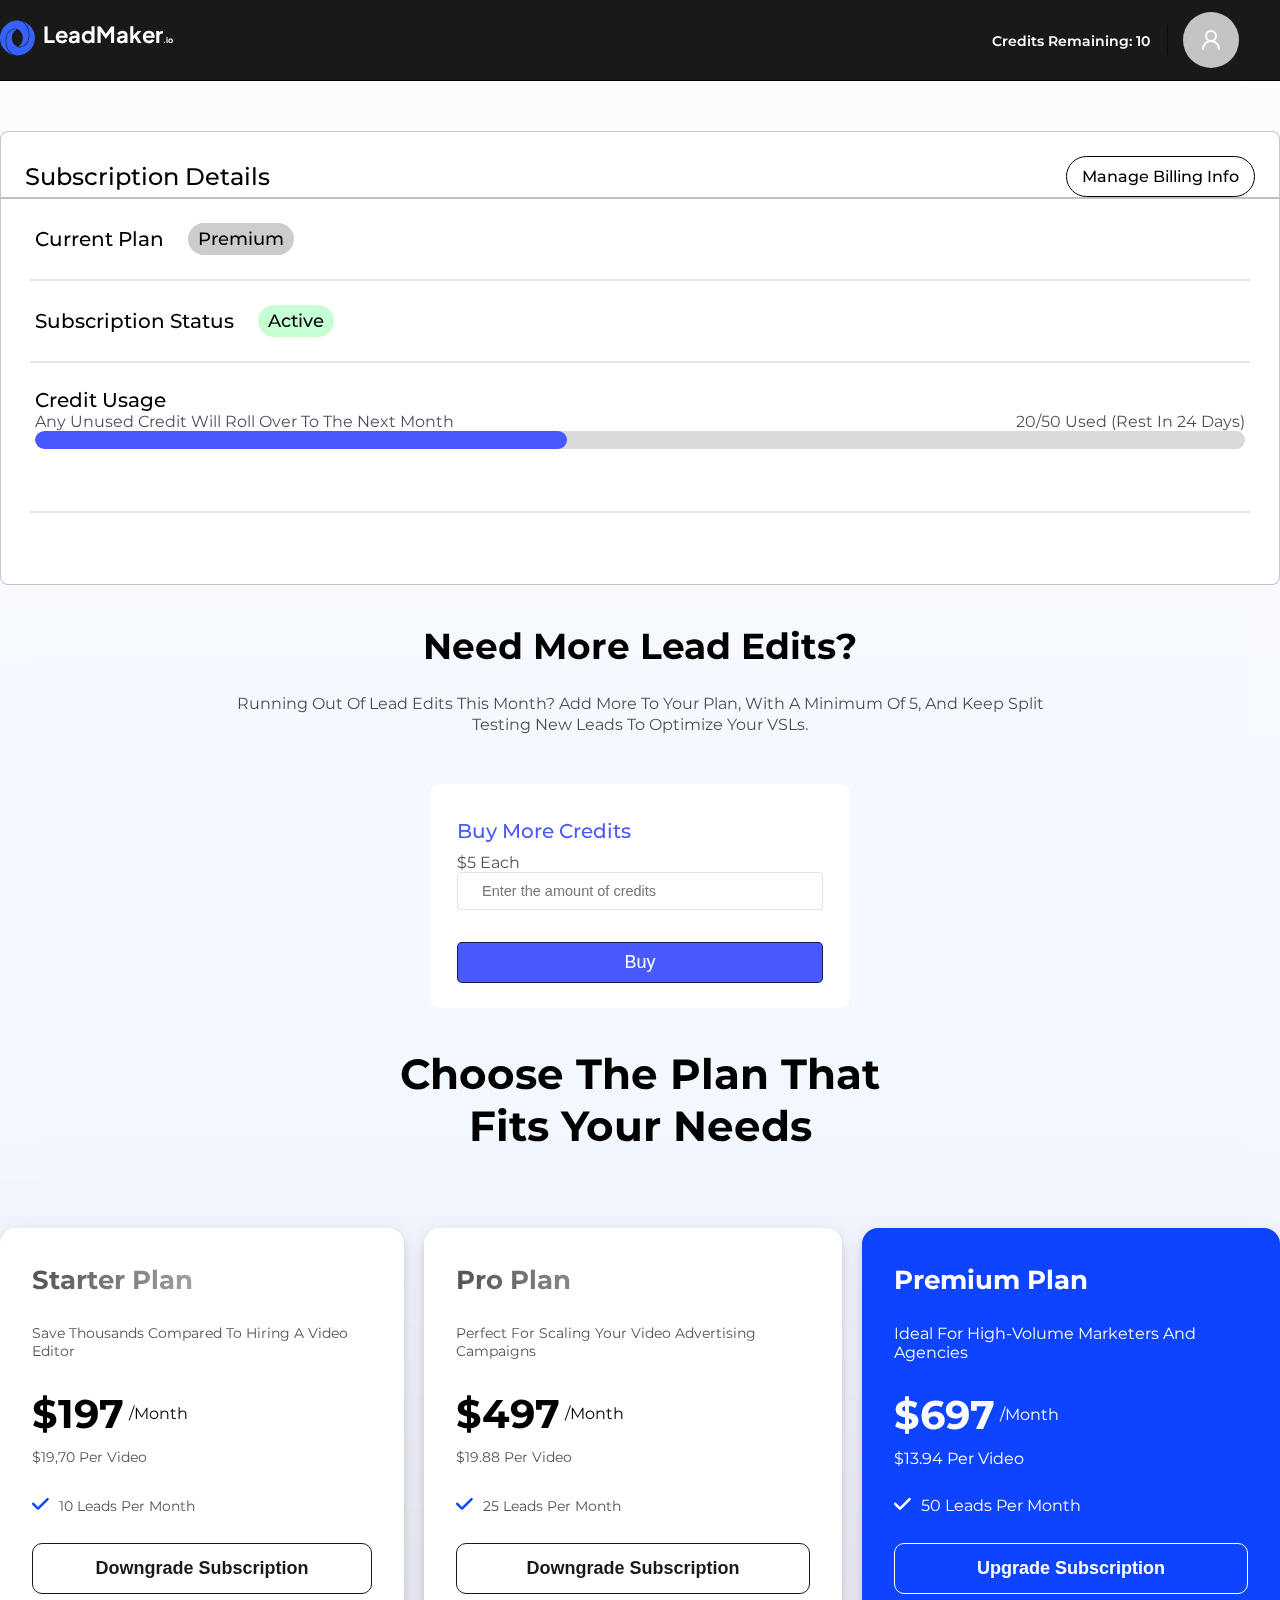
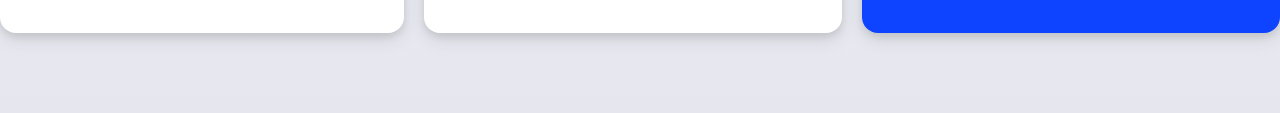
<file: index.html>
<!DOCTYPE html>
<html lang="en">

<head>
  <meta charset="utf-8" />
  <meta name="viewport" content="width=device-width, initial-scale=1.0">
  <title>Subscription Dashboard</title>
  <link rel="shortcut icon" type="image/x-icon" href="favicon.ico" />

  <!-- Preconnecting to Google Fonts -->
  <link rel="preconnect" href="https://fonts.googleapis.com" />
  <link rel="preconnect" href="https://fonts.gstatic.com" crossorigin />

  <!-- Google Fonts -->
  <link
    href="https://fonts.googleapis.com/css2?family=Montserrat:ital,wght@0,100..900;1,100..900&family=Plus+Jakarta+Sans:ital,wght@0,200..800;1,200..800&display=swap"
    rel="stylesheet" />

  <!-- Font Awesome Icons -->
  <link rel="stylesheet" href="https://cdnjs.cloudflare.com/ajax/libs/font-awesome/6.6.0/css/all.min.css">

  <!-- Bootstrap CSS -->
  <link href="https://cdn.jsdelivr.net/npm/bootstrap@5.0.2/dist/css/bootstrap.min.css" rel="stylesheet"
    integrity="sha384-EVSTQN3/azprG1Anm3QDgpJLIm9Nao0Yz1ztcQTwFspd3yD65VohhpuuCOmLASjC" crossorigin="anonymous" />

  <!-- Custom Stylesheet -->
  <link rel="stylesheet" type="text/css" href="leadmaker.css" media="screen" />
  <link rel="stylesheet" type="text/css" href="Responsive.css" media="screen" />
</head>

<body>
  <!-- Header Section Start -->
  <header class="admin-header">
    <div class="container">
      <div class="header-two">
        <div class="hm-logo text-center">
          <a href="#!"><img src="assets/images/leadmaker.svg" alt="VSL Logo" /></a>
          <div class="logo-text">
            <p>LeadMaker<span class="io">.io</span></p>
          </div>
        </div>
        <div class="header-profile">
          <div class="credit-score">
            <span>Credits Remaining: </span> <span>10</span>
          </div>
          <a href="#!" class="profile-icn">
            <img src="assets/images/admin-user-icn.svg" alt="User Profile" />
          </a>
        </div>
      </div>
    </div>
  </header>
  <!-- Header Section End -->

  <!-- Subscription Information Start -->
  <div class="content">
    <div class="text">
      <p class="sub-p">Subscription Details</p>
      <p class="bill">Manage Billing Info</p>
    </div>
    <div class="for-border">
      <div class="plan">
        <p class="cr-text">Current Plan</p>
        <p class="btn">Premium</p>
      </div>
      <div class="plan subs">
        <p class="cr-text">Subscription Status</p>
        <p class="act">Active</p>
      </div>
      <div class="credit">
        <p class="cr-usage">Credit Usage</p>
        <div class="credit-text">
          <p>Any unused credit will roll over to the next month</p>
          <p>20/50 Used (Rest in 24 Days) </p>
        </div>
        <div class="bar">
          <div class="bar-fill"></div>
        </div>
      </div>
    </div>
  </div>
  <!-- Subscription Information End -->

  <!-- Additional Credit Purchase Section Start -->
  <div class="second-main">
    <div class="heading">Need More Lead Edits?</div>
    <p>
      Running out of lead edits this month? Add more to your plan, with a minimum of 5, and keep split testing new leads
      to optimize your VSLs.
    </p>

  </div>

  <div class="credit-box">
    <div class="box-cont">
      <p class="cr">Buy More Credits</p>
      <p class="dollar">$5 Each</p>
      <input type="text" name="credit" id="credit" placeholder="Enter the amount of credits" />
      <button>Buy</button>
    </div>
  </div>
  <!-- Additional Credit Purchase Section End -->

  <!-- Subscription Plans Section Start -->
  <div class="main-head">
    <h1>Choose The Plan That Fits Your Needs</h1>
  </div>

  <div class="plans">
    <!-- Starter Plan -->
    <div class="box">
      <p class="box-head box2">Starter Plan</p>
      <p id="p">Save thousands compared to hiring a video editor</p>
      <div class="price">
        <h1>$197</h1><span>/Month</span>
      </div>
      <p id="p" class="p-marg">$19,70 per video</p>
      <p id="p"><i class="fa-solid fa-check"></i>10 leads per month</p>
      <button>Downgrade Subscription</button>
    </div>

    <!-- Growth Plan -->
    <div class="box">
      <p class="box-head box2">Pro Plan</p>
      <p id="p">Perfect for scaling your video advertising campaigns</p>
      <div class="price">
        <h1>$497</h1><span>/Month</span>
      </div>
      <p id="p" class="p-marg">$19.88 per video</p>
      <p id="p"><i class="fa-solid fa-check"></i>25 leads per month</p>
      <button>Downgrade Subscription</button>
    </div>

    <!-- Pro Plan -->
    <div class="box box-sub">
      <p class="box-head">Premium plan</p>
      <p class="p-pro">Ideal for high-volume marketers and agencies</p>
      <div class="price">
        <h1>$697</h1><span>/Month</span>
      </div>
      <p class="p-pro p-pro2" style="color: white; margin-top: -18px;">$13.94 per video</p>
      <p class="p-pro"><i class="fa-solid fa-check pro-i"></i>50 leads per month</p>
      <button id="up">Upgrade Subscription</button>
    </div>
  </div>
  <!-- Subscription Plans Section End -->
</body>

</html>
</file>
<file: Responsive.css>
@media (max-width:1180px) {
  .content {
    width: 90%;
  }

  .second-main {
    width: 90%;
  }

  .main-head {
    padding: 20px;
    text-align: center;
  }

  .plans {
    display: grid;
    grid-template-columns: auto auto;
    gap: 16px;
    width: 90%;
  }
}

@media (max-width:960px) {
  .content {
    padding: 10px;
  }

  .sub-p {
    font-size: 18px;
    font-weight: 400;
  }

  .bill {
    font-size: 12px;
    font-weight: 400;
  }

  .plan p {
    font-size: 18px;
    font-weight: 400;
  }

  .cr-usage {
    font-size: 18px;
    font-weight: 400;

  }

  .credit-text {
    font-size: 13px;
  }

  .heading {
    font-size: 28px;
    font-weight: 600;
    padding: .8rem;
    line-height: 37.8px;
  }

  .second-main p {
    font-size: 13px;
    font-weight: 400;
  }

  .cr {
    color: #864AF9;
    font-weight: bold;
    line-height: 1.8;
    font-size: 19px;
    font-weight: 500;
  }

}

@media (max-width:880px) {



  .credit-box {
    /* grid-template-columns: 400px; */
    justify-content: center;
    /* width: 90%; */
  }

  .admin-header .profile-icn::before {
    display: none;
  }

  .admin-header .profile-icn {
    margin-left: 0px;
  }

  .plans {
    justify-content: center;
    padding: 15px;
    grid-template-columns: 400px;
  }
}

@media (max-width:650px) {
  .admin-header {
    height: 181px;

  }

  .admin-header .profile-icn {
    flex-direction: column;
  }

  .admin-header .profile-icn {
    margin-top: 1rem;
    flex-direction: column;
  }

  /* Flexbox Layout for Header: Aligns profile and credit score section */
  .header-profile,
  .header-two {
    flex-direction: column;

  }

  .plans {
    margin: 0 auto;
  }

  .box {
    width: 100%;
    margin-bottom: 1rem;
    height: auto;
    padding: 14px 20px;
  }

  .credit {
    height: auto;
  }

  .content {
    padding: 8px;
    /* height: auto; */
  }

  .plans {
    grid-template-columns: auto;
    gap: 16px;
    width: 90%;
  }

  .sub-p {
    font-size: 17px;
    font-weight: 400;
  }

  .plan p {
    font-size: 17px;
    font-weight: 400;
  }

  .cr-usage {
    font-size: 17px;
    font-weight: 400;

  }

  .heading {
    font-size: 26px;
  }

  .cr {
    font-size: 17px;
  }

  .main-head h1 {
    font-size: 1.34rem;
    font-weight: 600;
  }
}

@media (max-width:420px) {
  .bar,.bar-fill {
    height: 15px;
    margin-bottom: 5px;
  }

  .credit-box {
    grid-template-columns: auto;
    padding: 10px;
    width: 100%;
  }

  .plans {
    grid-template-columns: auto;
    padding: 15px 30px;
    width: 100%;
  }

  .box {
    width: 100%;
    padding: 15px;
  }

  .box button {
    padding: 6px 15px;
  }

  .box-cont {
    padding: 15px;
  }
}
</file>
<file: leadmaker.css>
/* Universal Reset: Removes default margin and padding from all elements */
* {
  margin: 0;
  padding: 0;
  box-sizing: border-box;

}

/* Body Styling: Sets a default background and font */
body {
  font-family: 'Montserrat';
  /* background: linear-gradient(180deg, rgba(255, 255, 255, 0.15) 0%, rgba(54, 99, 255, 0.03) 88%, rgba(54, 99, 255, 0) 100%); */
  background: linear-gradient(180deg,
      rgba(253, 253, 255, 1) 0%,
      /* Lightest color at the top */
      rgba(247, 249, 255, 1) 33%,
      /* Second color */
      rgba(243, 247, 254, 1) 66%,
      /* Third color */
      rgba(230, 231, 238, 1) 100%
      /* Darkest color at the bottom */
    );
  backdrop-filter: blur(20px);
  /* Adjust the blur level for a softer effect */
  -webkit-backdrop-filter: blur(20px);
}

/* Header Section: Credit score styling */
.admin-header .credit-score span {
  color: #000;
  font-size: 14px;
  font-weight: 600;
  color: #ffffff;
}

.profile-icn img {
  filter: invert(100%);
}

/* Header Section: Styling for the header background, padding, and bottom border */
.admin-header {
  background: #191919;
  padding: 12px 0;
  border-bottom: 1px solid #000;
}

/* Header Container: Limits the maximum width of the header content */
.admin-header .container {
  max-width: 1239px;
}

/* Profile Icon: Sets size, shape, alignment, and relative positioning for the profile icon */
.admin-header .profile-icn {
  background: #c4c4c4;
  border-radius: 50%;
  height: 56px;
  width: 56px;
  display: flex;
  align-items: center;
  justify-content: center;
  margin-left: 33px;
  position: relative;
}

/* Flexbox Layout for Header: Aligns profile and credit score section */
.header-profile,
.header-two {
  display: flex;
  align-items: center;
  justify-content: space-between;
}

.hm-logo {
  color: white;
  display: flex;
  /* align-content: center; */
}

.logo-text p {
  font-size: 22px;
  font-family: 'Plus Jakarta Sans';
  font-weight: 700;
  text-align: center;
  margin-left: 8px;
  margin-bottom: 0px;
}

/* Profile Icon Divider: Adds a dividing line inside the profile icon */
.admin-header .profile-icn::before {
  position: absolute;
  content: "";
  width: 1px;
  height: 30px;
  background: rgba(0, 0, 0, 0.5);
  top: 50%;
  transform: translateY(-50%);
  left: -16px;
}

/* Content Container: Sets width, margin, padding, and border styling for the content section */
.content {
  border: 1px solid rgba(141, 138, 138, 0.493);
  max-width: 1296px;
  height: 454px;
  margin: auto;
  margin-top: 50px;
  padding: 24px 0px 34px 0px;
  border-radius: 8px;
  background-color: #fff;
  gap: 16px;
}

.for-border {
  width: 95.5%;
  margin: 0 auto;
}

.for-border .plan p {
  margin-bottom: 0px;
}

/* Text Flexbox: Aligns text content with space between the elements */
.text {
  display: flex;
  justify-content: space-between;
  border-bottom: 2px solid rgba(128, 128, 128, 0.486);
  padding-left: 24px;
  padding-right: 24px;
  align-items: center;
}

.sub-p {
  font-size: 24px;
  font-weight: 500;
}

/* Bill Button: Adds styles for the bill info button */
.bill {
  text-transform: capitalize;
  border: 1px solid rgba(0, 0, 0, 1);
  padding: 10px 15px;
  border-radius: 66px;
  cursor: pointer;
  transition: all ease-in 0.2s;
  font-size: 16px;
  font-weight: 500;
}

/* Hover Effect for Bill Button: Changes background and text color on hover */
.bill:hover {
  background-color: rgba(54, 99, 255, 1);
  color: #fff;
}

/* Plan Section: Sets layout and baseline alignment for the subscription plans */
.plan {
  display: flex;
  border-bottom: 2px solid rgba(0, 0, 0, 0.1);
  text-transform: capitalize;
  padding: 40px 5px;
  height: 74px;
  align-items: center;
  margin-bottom: 0px;
}

.io {
  font-size: 8px;
}

/* Plan Text Spacing: Adds margin between text elements inside the plan section */
.cr-text {
  margin-right: 24px;
  font-size: 20px;
  font-weight: 500;
}

/* Plan Button: Basic styles for the plan button */
.plan .btn {
  background-color: #CCCCCC;
  ;
  border-radius: 30px;
  text-transform: capitalize;
  border-radius: 100px;
  padding: 5px 10px;
  font-size: 18px;
  font-weight: 500;
  color: #000;
}

/* Subscription Status Styling: Sets styles for the subscription status */
.subs {
  border-bottom: 2px solid rgba(0, 0, 0, 0.1);
  height: 74px;
}

/* Active Subscription Styling: Adds background color, border radius, and padding to the active status */
.act {
  background-color: #41FF714D;
  border-radius: 30px;
  text-transform: capitalize;
  border: none;
  padding: 5px 10px;
  cursor: pointer;
  color: #000000;
  font-size: 18px;
  font-weight: 500;
}

/* Credit Section Text: Applies capitalization to the credit section text */
.credit p {
  text-transform: capitalize;
}

.cr-usage {
  font-size: 20px;
  font-weight: 500;
}

.credit {
  border-bottom: 2px solid rgba(0, 0, 0, 0.1);
  padding: 25px 5px;
  height: 150px;
}

.credit-text {
  display: flex;
  justify-content: space-between;
  color: rgba(0, 0, 0, 0.7);

}

/* Credit Bar: Creates a progress bar with a gradient fill */
.bar {
  width: 100%;
  height: 18px;
  background-color: rgba(217, 217, 217, 1);
  border-radius: 40px;
  position: relative;
  overflow: hidden;
}

.bar-fill {
  height: 100%;
  width: 44%;
  background-color: rgba(72, 90, 255, 1);
  border-radius: 60px
}

/* Secondary Main Section: Adjusts margins and width for the section containing additional content */
.second-main {
  width: 1150px;
  margin: auto;
  margin-top: 40px;
  margin-bottom: 48px;
}

/* Heading Style: Centers the heading and adds padding and font size */
.heading {
  display: flex;
  justify-content: center;
  font-size: 36px;
  font-weight: 700;
  line-height: 43.8px;
  color: rgba(0, 0, 0, 1);
  margin-bottom: 24px;
}

/* Text inside Second Main Section: Sets width and margin for paragraphs */
.second-main p {
  max-width: 830px;
  margin: 0 auto;
  text-align: center;
  font-family: 'Montserrat';
  font-size: 16px;
  font-weight: 400;
  text-transform: capitalize;
  line-height: 21.6px;
  color: rgba(0, 0, 0, 0.7);
}

/* Credit Purchase Box: Centers and styles the credit purchase input and button */
.credit-box {
  display: flex;
  justify-content: center;
  flex-wrap: wrap;
  gap: 16px;
  margin-top: 40px;
  width: 100%;

}

.box-cont {
  width: 420px;
  max-width: 100%;
  background-color: #fff;
  padding: 25px 27px;
  border-radius: 8px;
}

/* Input Field Styles: Adds padding, border color, and radius for the input fields inside credit purchase box */
.box-cont input {
  border-radius: 4px;
  border: 1px solid rgba(227, 227, 227, 1);
  padding: 10px 24px;
  width: 100%;
  margin-bottom: 2rem;
  color: rgba(169,169,169);
  font-size: 14.5px;
  font-weight: 500;
}

/* Credit Box Heading Style: Applies color, bold font, and line height to the heading */
.cr {
  color: rgba(72, 90, 255, 1);
  font-weight: bold;
  line-height: 2.2;
  font-size: 20px;
  font-weight: 500;
}

/* Purchase Button Styles: Defines basic styles for the purchase button */
.credit-box button {
  border: none;
  border-radius: 5px;
  width: 100%;
  color: #ffffff;
  background-color: rgba(72, 90, 255, 1);
  padding: 9px 24px;
  cursor: pointer;
  font-size: 18px;
  font-weight: 500;
  transition: all ease-in 0.2s;
  border: 1px solid rgba(0, 0, 0, 0.7);
}

.dollar {
  color: rgba(0, 0, 0, 0.7);
}

/* Purchase Button Hover: Changes background color on hover */
.credit-box button:hover {
  background-color: rgb(20, 42, 241);
}

/* Main Heading Style: Centers the main heading for the plans section */
.main-head {
  display: flex;
  justify-content: center;
  text-transform: capitalize;
  margin-top: 40px;
  height: 108px;
  margin-bottom: 72px;

}

.main-head h1 {
  font-size: 42px;
  font-weight: 700;
  width: 40%;
  text-align: center;
}

/* Plans Grid Layout: Sets up a three-column grid for the plans section */
.plans {
  margin: 0 auto;
  margin-bottom: 5rem;
  align-items: stretch;
  display: flex;
  justify-content: space-between;
  gap: 20px;
  max-width: 1295px;
  /* background: rgba(255, 255, 255, 0.02); */
}

/* Plan Box Style: Basic styles for each plan box */
.box {
  background-color: #fff;
  padding: 28px 32px;
  box-shadow: 0 4px 8px rgba(0, 0, 0, 0.1),
    0 6px 20px rgba(0, 0, 0, 0.1);
  min-height: 370px;
  border-radius: 16px;
  display: flex;
  flex-direction: column;
  justify-content: space-between;
  max-width: 418px;
  height: 405px;
  flex-wrap: wrap;

}

.pro-i {
  color: white;
}

/* Plan Box Heading: Styles the heading inside each plan box */
.box-head {
  margin-top: .5rem;
  text-transform: capitalize;
  font-size: 26px;
  font-weight: 700;
}

.box2 {
  background: linear-gradient(271.13deg, rgba(142, 142, 142, 0) 0%, rgba(142, 142, 142, 0.5) 25%, rgba(17, 17, 17, 1) 143.74%);
  -webkit-background-clip: text;
  -webkit-text-fill-color: transparent;
}

.box p {
  margin-bottom: 0px;
  /* color: rgba(227, 227, 227, 1); */
}

.box-head {
  color: white;
}

/* Text inside Plan Boxes: Sets width and capitalization for plan descriptions */
.box p {
  text-transform: capitalize;
  width: 95%;

}

.for-border .plan p {
  margin-bottom: 0px;
}

.box-head p {
  font-size: 16px;
  font-weight: 400;
}

.p-excl {
  color: rgba(255, 255, 255, 0.7);
}

#p {
  font-size: 14px;
  font-weight: 400;
  color: rgba(0, 0, 0, 0.7);
}

.p-marg {
  margin-top: -18px;
}

/* Price Display: Aligns price text and icons inside plan boxes */
.price {
  display: flex;
  align-items: center;
}

/* Price Text Styling: Aligns price span to the bottom */
.price span {
  display: flex;
  align-items: self-start;
  font-size: 16px;
  font-weight: 400;
  margin-left: 5px;
}

.price h1 {
  font-size: 40px;
  font-weight: 700;
  margin-bottom: 0px;
}

.p-pro2 p {
  color: white;
}

.p-cent {
  color: rgba(96, 101, 113, 1);
  text-align: center;
}

.i-blue {
  color: rgba(72, 90, 255, 1);
}

/* Plan Icon Styling: Colors and spaces icons in plan descriptions */
i {
  color: rgba(14, 68, 255, 1);
  margin-right: 10px;
  font-size: 1.2rem;
}

/* Button Styling inside Plan Boxes: Styles and adds hover effects to buttons */
.box button {
  border: 1px solid rgba(25, 25, 25, 1);
  border-radius: 10px;
  width: 100%;
  color: rgba(25, 25, 25, 1);
  background-color: #fff;
  padding: 14px 18px;
  text-transform: capitalize;
  font-weight: 600;
  cursor: pointer;
  margin-bottom: 0.67rem;
  transition: all ease-in 0.3s;
  font-size: 18px;
}

.excl {
  background-color: rgba(72, 90, 255, 1);
  color: white;
}

.box-sub {
  background-color: rgba(14, 68, 255, 1);
  color: rgba(250, 250, 250, 1);
}

/* Upgrade Button: Special styling for the upgrade button */
#up {
  border-radius: 10px;
  background-color: rgba(14, 68, 255, 1);
  color: rgba(25, 25, 25, 1);
  transition: all ease-in 0.2s;
  border-color: white;
  color: white;
  font-size: 18px;
  font-weight: 600;
}

/* Hover Effect for Upgrade Button: Changes background color on hover */
#up:hover {
  background-color: rgba(72, 90, 255, 1);
  color: white;
}

/* Hover Effect for Other Plan Buttons: Changes background color and text color on hover */
.box button:hover {
  background-color: rgba(72, 90, 255, 1);
  color: white;
}
</file>
